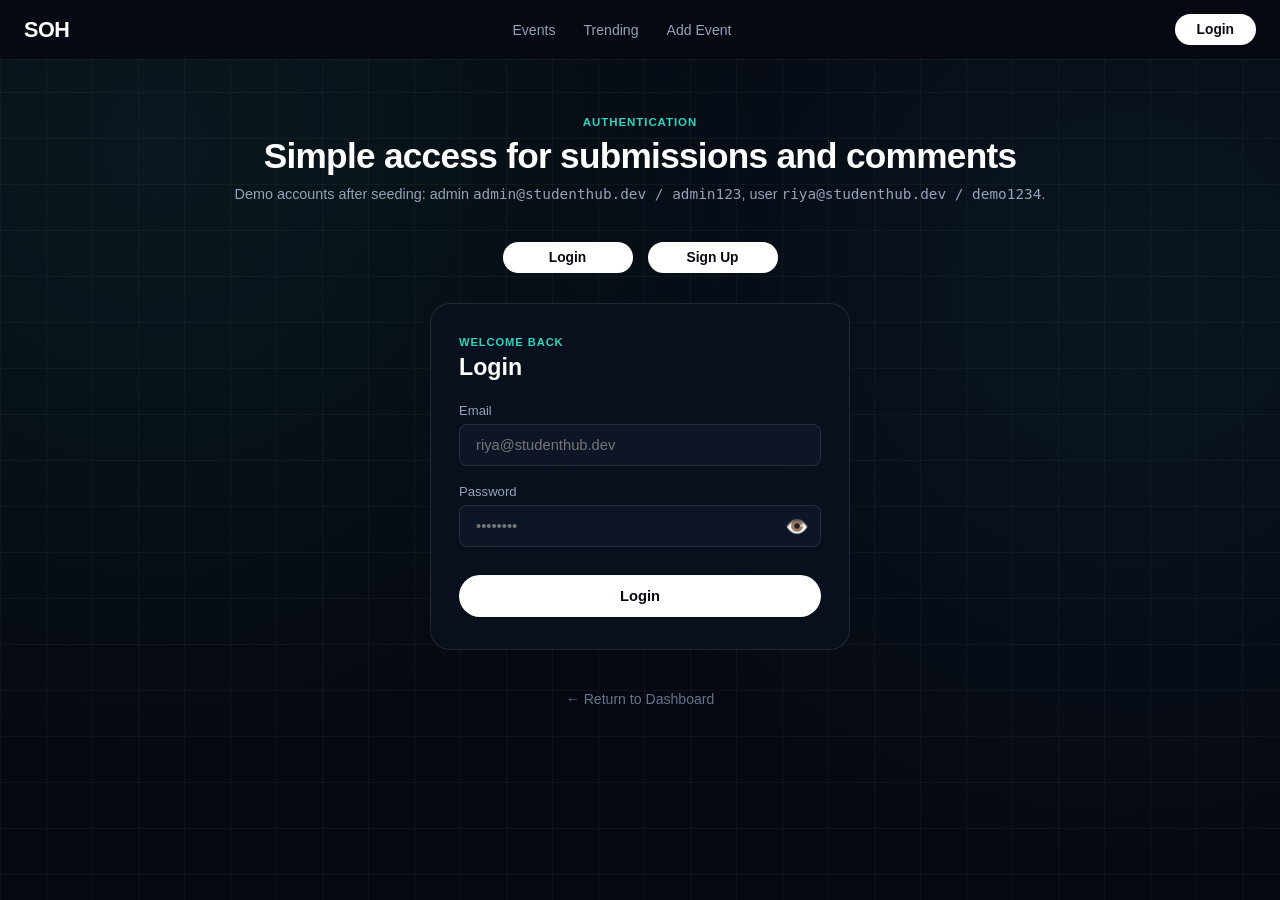
<file: Frontend/login.html>
<!DOCTYPE html>
<html lang="en">
<head>
  <meta charset="UTF-8" />
  <meta name="viewport" content="width=device-width, initial-scale=1.0" />
  <title>Event Aggregator - Authentication</title>
  <link rel="stylesheet" href="./style.css" />
</head>
<body>

  
  <header class="navbar">
    <div class="nav-container">
      <a href="/" class="nav-brand">SOH</a>
      <nav class="nav-menu">
        <a href="/" class="nav-item">Events</a>
        <a href="/" class="nav-item">Trending</a>
        <a href="/" class="nav-item">Add Event</a>

      </nav>
      <div>
        <a href="/login.html" class="btn-white-pill">Login</a>
      </div>
    </div>
  </header>

 
  <div class="auth-page-wrapper">
    <div class="auth-page-header" style="text-align: center;">
      <div class="auth-tag">AUTHENTICATION</div>
      <h1>Simple access for submissions and comments</h1>
      <p>Demo accounts after seeding: admin <code>admin@studenthub.dev / admin123</code>, user <code>riya@studenthub.dev / demo1234</code>.</p>
    </div>

    <div id="alertBox" class="auth-alert" style="max-width: 420px; margin: 0 auto 20px;"></div>


    <div style="display: flex; justify-content: center; gap: 15px; margin-bottom: 30px;">
      <button id="tabLogin" type="button" class="btn-white-pill" onclick="showLogin()" style="width: 130px; justify-content: center;">Login</button>
      <button id="tabSignup" type="button" class="btn-white-pill" onclick="showSignup()" style="width: 130px; justify-content: center;">Sign Up</button>
    </div>

    
    <div style="display: flex; justify-content: center; width: 100%;">
      
      
      <div class="auth-box" id="loginBox" style="width: 100%; max-width: 420px;">
        <div class="auth-box-tag">WELCOME BACK</div>
        <h2>Login</h2>
        <form id="loginForm" onsubmit="handleSignIn(event)">
          <div class="form-group">
            <label for="loginEmail">Email</label>
            <input type="email" id="loginEmail" class="form-input" placeholder="riya@studenthub.dev" required />
          </div>
          <!-- Login Wale Form Ke Liye -->
          <div class="form-group">
            <label for="loginPassword">Password</label>
            <div class="password-wrapper">
              <input type="password" id="loginPassword" class="form-input" placeholder="••••••••" required />
              <button type="button" class="toggle-password" onclick="togglePasswordVisibility('loginPassword', this)">👁️</button>
            </div>
          </div>
          <button type="submit" class="auth-submit-btn">Login</button>
        </form>
      </div>

      
      <div class="auth-box" id="signupBox" style="display: none; width: 100%; max-width: 420px;">
        <div class="auth-box-tag">NEW HERE</div>
        <h2>Create account</h2>
        <form id="signupForm" onsubmit="handleSignUp(event)">
          <div class="form-group">
            <label for="regName">Full name</label>
            <input type="text" id="regName" class="form-input" placeholder="Dev Rastogi" required />
          </div>
          <div class="form-group">
            <label for="regEmail">Email</label>
            <input type="email" id="regEmail" class="form-input" placeholder="dev@example.com" required />
          </div>
          <!-- Sign Up Wale Form Ke Liye -->
          <div class="form-group">
            <label for="regPassword">Password</label>
            <div class="password-wrapper">
              <input type="password" id="regPassword" class="form-input" placeholder="••••••••" minlength="4" required />
              <button type="button" class="toggle-password" onclick="togglePasswordVisibility('regPassword', this)">👁️</button>
            </div>
          </div>
          <button type="submit" class="auth-submit-btn">Create account</button>
        </form>
      </div>
      
    </div>

    <div style="text-align: center; margin-top: 2.5rem;">
      <a href="/" style="color: var(--text-subtle); text-decoration: none; font-size: 0.88rem;">&larr; Return to Dashboard</a>
    </div>
  </div>

  <script>
    
    function showLogin() {
      document.getElementById('loginBox').style.display = 'block';
      document.getElementById('signupBox').style.display = 'none';
      document.getElementById('tabLogin').className = 'btn-white-pill';
      document.getElementById('tabSignup').className = 'btn-ghost-pill';
      document.getElementById('alertBox').style.display = 'none';
    }

    function showSignup(prefillEmail = "") {
      document.getElementById('loginBox').style.display = 'none';
      document.getElementById('signupBox').style.display = 'block';
      document.getElementById('tabLogin').className = 'btn-ghost-pill';
      document.getElementById('tabSignup').className = 'btn-white-pill';
      
      if (prefillEmail) {
        document.getElementById('regEmail').value = prefillEmail;
      }
    }

    function showAlert(msg, type = "error") {
      const box = document.getElementById("alertBox");
      box.className = `auth-alert ${type}`;
      box.textContent = msg;
      box.style.display = 'block';
      window.scrollTo({ top: 0, behavior: "smooth" });
    }

    function handleSignIn(e) {
      e.preventDefault();
      const email = document.getElementById("loginEmail").value.trim().toLowerCase();
      const password = document.getElementById("loginPassword").value;

      const users = JSON.parse(localStorage.getItem("app_registered_users") || "{}");

      
      if (email === "admin@studenthub.dev" && password === "admin123") {
        loginUser("Admin", email);
        return;
      }
      if (email === "riya@studenthub.dev" && password === "demo1234") {
        loginUser("Riya", email);
        return;
      }

      
      if (!users[email]) {
        showAlert("Account not found. Redirecting to Sign up...", "error");
        setTimeout(() => {
          showSignup(email);
        }, 1500);
        return;
      }

      if (users[email].password !== password) {
        showAlert("Invalid email or password. Please try again.");
        return;
      }

      loginUser(users[email].name, email);
    }

    function handleSignUp(e) {
      e.preventDefault();
      const name = document.getElementById("regName").value.trim();
      const email = document.getElementById("regEmail").value.trim().toLowerCase();
      const password = document.getElementById("regPassword").value;

      let users = JSON.parse(localStorage.getItem("app_registered_users") || "{}");

      if (users[email]) {
        showAlert("An account with this email already exists. Redirecting to Login...", "error");
        setTimeout(() => {
          showLogin();
          document.getElementById('loginEmail').value = email;
        }, 1500);
        return;
      }

      users[email] = { name: name, password: password, registeredAt: new Date().toISOString() };
      localStorage.setItem("app_registered_users", JSON.stringify(users));

      loginUser(name, email);
    }

    function loginUser(name, email) {
      localStorage.setItem("user", JSON.stringify({
        name: name,
        email: email,
        isLoggedIn: true,
        loginTime: new Date().toISOString()
      }));

      showAlert("Authentication successful! Redirecting...", "success");
      setTimeout(() => {
        window.location.href = "/";
      }, 600);
    }

    // Password Show/Hide karne ka logic
    function togglePasswordVisibility(inputId, buttonElement) {
      const input = document.getElementById(inputId);
      if (input.type === "password") {
        input.type = "text";
        buttonElement.textContent = "🙈"; // Hide wala icon
      } else {
        input.type = "password";
        buttonElement.textContent = "👁️"; // Show wala icon
      }
    }
  </script>
</body>
</html>
</file>
<file: Frontend/style.css>
:root {
  --bg-canvas: #060911;
  --bg-card: rgba(11, 18, 32, 0.75);
  --bg-card-hover: rgba(16, 26, 46, 0.95);
  --bg-inner: rgba(18, 28, 48, 0.6);
  --bg-input: #0d1526;
  
  --border-subtle: rgba(255, 255, 255, 0.07);
  --border-card: rgba(255, 255, 255, 0.1);
  --border-active: rgba(45, 212, 191, 0.5);
  
  --teal-accent: #2dd4bf;
  --teal-glow: rgba(45, 212, 191, 0.22);
  --cyan-accent: #38bdf8;
  
  --text-white: #ffffff;
  --text-heading: #f8fafc;
  --text-muted: #94a3b8;
  --text-subtle: #64748b;
}

* {
  box-sizing: border-box;
  margin: 0;
  padding: 0;
}

body {
  font-family: -apple-system, BlinkMacSystemFont, "Segoe UI", Roboto, sans-serif;
  background-color: var(--bg-canvas);
 
  background-image: 
    radial-gradient(circle at 12% 16%, rgba(45, 212, 191, 0.08) 0%, transparent 45%),
    radial-gradient(circle at 88% 32%, rgba(56, 189, 248, 0.07) 0%, transparent 45%),
    linear-gradient(rgba(255, 255, 255, 0.035) 1px, transparent 1px),
    linear-gradient(90deg, rgba(255, 255, 255, 0.035) 1px, transparent 1px);
  background-size: 100% 100%, 100% 100%, 46px 46px, 46px 46px;
  color: var(--text-heading);
  min-height: 100vh;
}


.hero, .navbar {
  position: sticky;
  top: 0;
  z-index: 100;
  background: rgba(6, 9, 17, 0.85);
  backdrop-filter: blur(14px);
  border-bottom: 1px solid var(--border-subtle);
  padding: 14px 24px;
}

.hero-inner, .nav-container {
  max-width: 1260px;
  margin: 0 auto;
  display: flex;
  align-items: center;
  justify-content: space-between;
}

.nav-brand {
  font-size: 1.35rem;
  font-weight: 800;
  letter-spacing: -0.5px;
  color: var(--text-white);
  text-decoration: none;
}

.nav-menu {
  display: flex;
  align-items: center;
  gap: 28px;
}

.nav-item {
  color: var(--text-muted);
  text-decoration: none;
  font-size: 0.88rem;
  font-weight: 500;
  transition: color 0.2s;
  padding: 4px 0;
  position: relative;
}

.nav-item:hover {
  color: var(--text-white);
}

.nav-item.active {
  color: var(--text-white);
  font-weight: 600;
}

.nav-item.active::after {
  content: "";
  position: absolute;
  bottom: -4px;
  left: 0;
  width: 100%;
  height: 2px;
  background: var(--teal-accent);
  box-shadow: 0 0 10px var(--teal-accent);
}


.btn-white-pill {
  background: #ffffff;
  color: #060911;
  text-decoration: none;
  font-size: 0.86rem;
  font-weight: 600;
  padding: 8px 22px;
  border-radius: 9999px;
  border: none;
  cursor: pointer;
  display: inline-flex;
  align-items: center;
  gap: 6px;
  transition: all 0.2s ease;
}

.btn-white-pill:hover {
  background: #e2e8f0;
  box-shadow: 0 0 18px rgba(255, 255, 255, 0.4);
  transform: translateY(-1px);
}

.btn-ghost-pill {
  background: rgba(255, 255, 255, 0.04);
  color: var(--text-heading);
  border: 1px solid var(--border-card);
  border-radius: 9999px;
  padding: 8px 20px;
  font-size: 0.86rem;
  font-weight: 600;
  cursor: pointer;
  transition: all 0.2s ease;
}

.btn-ghost-pill:hover {
  background: rgba(255, 255, 255, 0.08);
  border-color: rgba(255, 255, 255, 0.25);
}


.btn {
  border: 1px solid transparent;
  border-radius: 9999px;
  padding: 8px 18px;
  font-size: 0.86rem;
  font-weight: 600;
  cursor: pointer;
  transition: all 0.2s ease;
}
.btn-primary {
  background: #ffffff;
  color: #060911;
}
.btn-primary:hover {
  background: #e2e8f0;
  box-shadow: 0 0 16px rgba(255, 255, 255, 0.35);
}
.btn-ghost {
  background: rgba(255, 255, 255, 0.04);
  color: var(--text-heading);
  border: 1px solid var(--border-card);
}
.btn-ghost:hover {
  background: rgba(255, 255, 255, 0.08);
}
.btn:disabled { opacity: 0.55; cursor: not-allowed; }


.hero-wrapper {
  max-width: 1260px;
  margin: 3.2rem auto 2.5rem;
  padding: 0 24px;
  display: grid;
  grid-template-columns: 1.35fr 1fr;
  gap: 48px;
  align-items: start;
}

.soh-badge {
  display: inline-flex;
  align-items: center;
  gap: 6px;
  border: 1px solid rgba(45, 212, 191, 0.35);
  background: rgba(45, 212, 191, 0.08);
  color: var(--teal-accent);
  border-radius: 9999px;
  font-size: 0.72rem;
  font-weight: 700;
  letter-spacing: 0.08em;
  padding: 5px 14px;
  margin-bottom: 1.25rem;
  text-transform: uppercase;
}

.hero-title {
  font-size: 2.75rem;
  font-weight: 800;
  letter-spacing: -0.03em;
  line-height: 1.18;
  color: var(--text-white);
  margin-bottom: 1.2rem;
}

.hero-desc {
  font-size: 0.95rem;
  line-height: 1.6;
  color: var(--text-muted);
  margin-bottom: 1.75rem;
  max-width: 580px;
}

.hero-actions {
  display: flex;
  align-items: center;
  gap: 12px;
  margin-bottom: 2.5rem;
}


.stats {
  display: flex;
  gap: 14px;
  flex-wrap: wrap;
}

.stat-card {
  background: var(--bg-card);
  border: 1px solid var(--border-card);
  border-radius: 14px;
  padding: 16px 20px;
  min-width: 125px;
  backdrop-filter: blur(8px);
}

.stat-value {
  font-size: 1.75rem;
  font-weight: 800;
  color: var(--text-white);
  line-height: 1.1;
  display: block;
}

.stat-label {
  font-size: 0.74rem;
  color: var(--text-subtle);
  margin-top: 4px;
  display: block;
  text-transform: capitalize;
}


.trending-engine-card {
  background: var(--bg-card);
  border: 1px solid var(--border-card);
  border-radius: 20px;
  padding: 24px;
  backdrop-filter: blur(12px);
}

.trending-header {
  display: flex;
  align-items: center;
  justify-content: space-between;
  margin-bottom: 18px;
}

.trending-header span {
  font-size: 0.72rem;
  font-weight: 800;
  letter-spacing: 0.08em;
  color: var(--cyan-accent);
  text-transform: uppercase;
}

.trending-item {
  background: var(--bg-inner);
  border: 1px solid var(--border-subtle);
  border-radius: 12px;
  padding: 14px 16px;
  margin-bottom: 12px;
  transition: border-color 0.2s ease;
}

.trending-item:hover {
  border-color: var(--border-active);
}

.trending-item-meta {
  display: flex;
  justify-content: space-between;
  font-size: 0.68rem;
  font-weight: 700;
  letter-spacing: 0.06em;
  color: var(--text-subtle);
  text-transform: uppercase;
  margin-bottom: 6px;
}

.trending-item-title {
  font-size: 0.95rem;
  font-weight: 700;
  color: var(--text-white);
  margin-bottom: 4px;
}

.trending-item-sub {
  font-size: 0.78rem;
  color: var(--text-muted);
}


.container {
  max-width: 1260px;
  margin: 3rem auto 0;
  padding: 0 24px 80px;
}

.section-label {
  font-size: 0.72rem;
  font-weight: 800;
  letter-spacing: 0.08em;
  color: var(--teal-accent);
  text-transform: uppercase;
  margin-bottom: 6px;
}

.section-title-bar {
  display: flex;
  align-items: center;
  justify-content: space-between;
  margin-bottom: 24px;
}

.section-heading {
  font-size: 1.55rem;
  font-weight: 800;
  color: var(--text-white);
  letter-spacing: -0.02em;
}

.filters {
  display: flex;
  flex-wrap: wrap;
  gap: 12px;
  margin-bottom: 26px;
  align-items: center;
}

.filters input,
.filters select {
  background: var(--bg-card);
  border: 1px solid var(--border-card);
  color: var(--text-heading);
  border-radius: 10px;
  padding: 10px 14px;
  font-size: 0.88rem;
  outline: none;
  transition: border-color 0.2s;
}

.filters input[type="search"] {
  flex: 1 1 260px;
}

.filters input:focus,
.filters select:focus {
  border-color: var(--teal-accent);
}

.checkbox {
  display: flex;
  align-items: center;
  gap: 8px;
  font-size: 0.85rem;
  color: var(--text-muted);
  cursor: pointer;
}


.grid {
  display: grid;
  grid-template-columns: repeat(auto-fill, minmax(340px, 1fr));
  gap: 22px;
}

.card {
  background: var(--bg-card);
  border: 1px solid var(--border-card);
  border-radius: 16px;
  padding: 22px;
  display: flex;
  flex-direction: column;
  backdrop-filter: blur(10px);
  position: relative;
  cursor: pointer;
  overflow: hidden;
  

  transition: transform 0.32s cubic-bezier(0.16, 1, 0.3, 1),
              box-shadow 0.32s cubic-bezier(0.16, 1, 0.3, 1),
              border-color 0.32s ease,
              background 0.32s ease;
  z-index: 1;
}

.card:hover {
  
  transform: translateY(-8px) scale(1.08);
  z-index: 10;
  background: var(--bg-card-hover);
  border-color: var(--border-active);
  box-shadow: 0 30px 60px -12px rgba(0, 0, 0, 0.9),
              0 0 30px var(--teal-glow);
              
  
  transition-delay: 0.4s; 
}

.card-head {
  display: flex;
  justify-content: space-between;
  align-items: flex-start;
  margin-bottom: 12px;
}

.pill {
  border: 1px solid rgba(45, 212, 191, 0.35);
  background: rgba(45, 212, 191, 0.1);
  color: var(--teal-accent);
  border-radius: 9999px;
  padding: 3px 10px;
  font-size: 0.68rem;
  font-weight: 700;
  letter-spacing: 0.05em;
  text-transform: uppercase;
}

.pill.source {
  border-color: rgba(56, 189, 248, 0.35);
  background: rgba(56, 189, 248, 0.1);
  color: var(--cyan-accent);
}

.card h3 {
  font-size: 1.15rem;
  font-weight: 700;
  line-height: 1.35;
  margin-bottom: 8px;
}

.card h3 a {
  color: var(--text-white);
  text-decoration: none;
}

.card h3 a:hover {
  color: var(--teal-accent);
}

.card p.desc {
  color: var(--text-muted);
  font-size: 0.86rem;
  line-height: 1.55;
  margin-bottom: 16px;
}

.meta {
  display: flex;
  flex-wrap: wrap;
  gap: 8px;
  margin-bottom: 16px;
}

.card-foot {
  margin-top: auto;
  display: flex;
  justify-content: space-between;
  align-items: center;
  font-size: 0.8rem;
  color: var(--text-subtle);
  border-top: 1px solid var(--border-subtle);
  padding-top: 14px;
}

.urgent { color: #f87171; font-weight: 600; }
.ok { color: #4ade80; }

.empty { text-align: center; color: var(--text-muted); padding: 60px 20px; }
.hidden { display: none !important; }


.auth-page-wrapper {
  max-width: 1040px;
  margin: 3.5rem auto 4rem;
  padding: 0 24px;
}

.auth-page-header {
  margin-bottom: 2.5rem;
}

.auth-page-header .auth-tag {
  font-size: 0.72rem;
  font-weight: 800;
  letter-spacing: 0.08em;
  color: var(--teal-accent);
  text-transform: uppercase;
  margin-bottom: 8px;
}

.auth-page-header h1 {
  font-size: 2.2rem;
  font-weight: 800;
  color: var(--text-white);
  letter-spacing: -0.02em;
  margin-bottom: 10px;
}

.auth-page-header p {
  color: var(--text-muted);
  font-size: 0.9rem;
}

.auth-grid {
  display: grid;
  grid-template-columns: 1fr 1fr;
  gap: 28px;
}

.auth-box {
  background: var(--bg-card);
  border: 1px solid var(--border-card);
  border-radius: 20px;
  padding: 32px 28px;
  backdrop-filter: blur(12px);
}

.auth-box-tag {
  font-size: 0.7rem;
  font-weight: 800;
  letter-spacing: 0.08em;
  color: var(--teal-accent);
  text-transform: uppercase;
  margin-bottom: 6px;
}

.auth-box h2 {
  font-size: 1.45rem;
  font-weight: 700;
  color: var(--text-white);
  margin-bottom: 22px;
}

.form-group {
  margin-bottom: 1.15rem;
}

.form-group label {
  display: block;
  font-size: 0.82rem;
  color: var(--text-muted);
  margin-bottom: 6px;
}

.form-input {
  width: 100%;
  padding: 0.75rem 1rem;
  background: var(--bg-input);
  border: 1px solid var(--border-card);
  border-radius: 8px;
  color: var(--text-white);
  font-size: 0.92rem;
  outline: none;
  transition: border-color 0.2s;
}

.form-input:focus {
  border-color: var(--teal-accent);
}

.auth-submit-btn {
  width: 100%;
  padding: 0.8rem;
  background: #ffffff;
  color: #060911;
  border: none;
  border-radius: 9999px;
  font-size: 0.92rem;
  font-weight: 700;
  cursor: pointer;
  margin-top: 0.6rem;
  transition: all 0.2s;
}

.auth-submit-btn:hover {
  background: #e2e8f0;
  box-shadow: 0 0 16px rgba(255, 255, 255, 0.4);
}


.auth-alert {
  display: none;
  padding: 0.75rem 1rem;
  border-radius: 8px;
  font-size: 0.85rem;
  margin-bottom: 1.25rem;
  text-align: center;
}
.auth-alert.error {
  background: rgba(239, 68, 68, 0.15);
  color: #fca5a5;
  border: 1px solid rgba(239, 68, 68, 0.35);
  display: block;
}
.auth-alert.success {
  background: rgba(34, 197, 94, 0.15);
  color: #86efac;
  border: 1px solid rgba(34, 197, 94, 0.35);
  display: block;
}

/* ---------- Modal & Toast ---------- */
.modal-backdrop {
  position: fixed;
  inset: 0;
  background: rgba(6, 9, 17, 0.85);
  backdrop-filter: blur(10px);
  display: flex;
  align-items: center;
  justify-content: center;
  padding: 20px;
  z-index: 200;
}

.modal {
  background: #0b1220;
  border: 1px solid var(--border-card);
  border-radius: 20px;
  padding: 28px;
  width: 100%;
  max-width: 600px;
  max-height: 90vh;
  overflow-y: auto;
}

.modal h2 { margin-bottom: 16px; font-size: 1.3rem; color: var(--text-white); }
.modal form { display: flex; flex-direction: column; gap: 14px; }
.modal label { display: flex; flex-direction: column; gap: 6px; font-size: 0.82rem; color: var(--text-muted); flex: 1; }
.modal input, .modal textarea, .modal select {
  background: var(--bg-input);
  border: 1px solid var(--border-card);
  border-radius: 8px;
  padding: 10px 12px;
  color: var(--text-white);
  font-size: 0.9rem;
  outline: none;
}
.modal input:focus, .modal textarea:focus, .modal select:focus { border-color: var(--teal-accent); }
.row { display: flex; gap: 12px; flex-wrap: wrap; }
.modal-actions { display: flex; justify-content: flex-end; gap: 10px; margin-top: 8px; }

.toast {
  position: fixed;
  bottom: 26px;
  left: 50%;
  transform: translateX(-50%);
  background: #0f172a;
  border: 1px solid var(--border-card);
  color: var(--text-white);
  padding: 12px 24px;
  border-radius: 9999px;
  font-size: 0.88rem;
  box-shadow: 0 12px 32px rgba(0, 0, 0, 0.6);
  z-index: 300;
}
.toast.success { border-color: #22c55e; }
.toast.error { border-color: #ef4444; }

@media (max-width: 900px) {
  .hero-wrapper { grid-template-columns: 1fr; gap: 32px; }
  .auth-grid { grid-template-columns: 1fr; }
  .nav-menu { display: none; }
}  
@media (max-width: 620px) {
  .hero-inner { flex-direction: column; align-items: flex-start; }
  .filters { flex-direction: column; align-items: stretch; }
}
/* ---------- Bookmark Button ---------- */
.bookmark-btn {
  background: transparent;
  border: none;
  color: var(--text--muted);
  font-size: 1.5rem;
  cursor: pointer;
  transition: all 0.2s;
  padding-top: 2px;
}
.bookmark-btn:hover {
  transform: scale(1.15);
  color: #fbbf24; 
}
.bookmark-btn.active {
  color: #f59e0b; 
}
/* ---------- Date Picker ---------- */
.filters input[type="date"] {
  background: var(--bg-card);
  border: 1px solid rgba(255, 255, 255, 0.1); 
  color: #ffffff; 
  border-radius: 10px;
  padding: 10px 14px;
  font-size: 0.88rem;
  outline: none;
  cursor: pointer;
  font-family: inherit;
}

.filters input[type="date"]:focus {
  border-color: var(--teal-accent);
}


.filters input[type="date"]::-webkit-calendar-picker-indicator {
  filter: invert(0.8);
  cursor: pointer;
}
.card-image {
  display: block;
  width: calc(100% + 50px); 
  max-width: none;
  height: 160px;
  object-fit: cover;
  margin: -24px -24px 16px -24px;
  border-bottom: 1px solid var(--border);
}
/* ---------- AI Chatbot (Fixed Theme) ---------- */


.chat-toggle-btn {
  position: fixed !important;
  bottom: 30px !important;
  right: 30px !important;
  width: 65px;
  height: 65px;
  border-radius: 50%;
  background: rgb(19, 34, 38); 
  color: #060911;
  border: 1px solid rgba(255,255,255,0.1);
  font-size: 2.2rem;
  cursor: pointer;
  box-shadow: 0 4px 20px var(--teal-glow);
  z-index: 9999 !important;
  display: flex;
  align-items: center;
  justify-content: center;
  transition: transform 0.2s ease;
}
.chat-toggle-btn:hover {
  transform: scale(1.1);
}


.chat-widget {
  position: fixed !important;
  bottom: 110px !important;
  right: 30px !important;
  width: 380px !important;
  height: 500px !important;
  
  
  background: rgba(11, 18, 32, 0.40); 
  backdrop-filter: blur(32px);
  -webkit-backdrop-filter: blur(32px); 
  
  border: 1px solid rgba(255, 255, 255, 0.1);
  border-radius: 16px;
  display: flex;
  flex-direction: column;
  box-shadow: 0 10px 40px rgba(0,0,0,0.8);
  z-index: 9999 !important;
  overflow: hidden;
  transition: opacity 0.3s ease, transform 0.3s ease;
}
.chat-widget.hidden { display: none !important; }

.chat-header {
  background: transparent; 
  padding: 16px;
  font-size: 1.1rem;
  display: flex;
  justify-content: space-between;
  align-items: center;
  border-bottom: 1px solid rgba(255, 255, 255, 0.1);
  font-weight: bold;
  color: var(--text-white);
}
.chat-header button { border: none; background: none; cursor: pointer; color: #ff4d4d; }

.chat-body {
  flex: 1;
  padding: 16px;
  overflow-y: auto;
  display: flex;
  flex-direction: column;
  gap: 12px;
  font-size: 0.95rem;
}
.bot-msg, .user-msg {
  padding: 10px 14px;
  border-radius: 12px;
  max-width: 85%;
  line-height: 1.4;
}

.bot-msg { background: rgba(255, 255, 255, 0.08); align-self: flex-start; color: var(--text-heading); }
.user-msg { background: var(--teal-accent); color: #060911; font-weight: 500; align-self: flex-end; }

.chat-footer {
  display: flex;
  padding: 12px;
  border-top: 1px solid rgba(255, 255, 255, 0.1);
  background: transparent; 
}
.chat-footer input {
  flex: 1;
  padding: 12px;
  border: 1px solid var(--border-card);
  border-radius: 8px;
  background: #060911;
  color: var(--text-white);
  font-size: 0.95rem;
  outline: none;
}
.chat-footer button {
  background: var(--teal-accent);
  border: none;
  color: #060911;
  padding: 10px 16px;
  margin-left: 8px;
  border-radius: 8px;
  cursor: pointer;
  font-weight: bold;
}

.delete-btn {
  background: transparent !important; 
  border: none;
  cursor: pointer;
  font-size: 1.1rem;
  padding: 4px;
  transition: transform 0.2s;
}

.delete-btn:hover {
  transform: scale(1.2); 
}


.custom-modal-overlay {
  position: fixed;
  top: 0;
  left: 0;
  width: 100%;
  height: 100%;
  background: rgba(11, 18, 32, 0.7);
  backdrop-filter: blur(8px);
  display: flex;
  align-items: center;
  justify-content: center;
  z-index: 10000;
}

.custom-modal {
  background: var(--bg-card);
  border: 1px solid rgba(255, 255, 255, 0.1);
  border-radius: 16px;
  padding: 24px;
  width: 90%;
  max-width: 320px;
  text-align: center;
  box-shadow: 0 20px 40px rgba(0, 0, 0, 0.8);
}

.custom-modal h3 {
  margin-top: 0;
  color: #ffffff;
  font-size: 1.3rem;
  margin-bottom: 8px;
}

.custom-modal p {
  color: var(--text-subtle);
  font-size: 0.95rem;
  margin-bottom: 24px;
}

.modal-actions {
  display: flex;
  justify-content: center;
  gap: 12px;
}
/* Password Visibility Toggle */
.password-wrapper {
  position: relative;
  display: flex;
  align-items: center;
}

.password-wrapper input {
  width: 100%;
  padding-right: 40px !important; /* Eye icon ke liye space chhodne ke liye */
}

.toggle-password {
  position: absolute;
  right: 12px;
  background: transparent;
  border: none;
  color: var(--text-subtle);
  cursor: pointer;
  font-size: 1.2rem;
  padding: 0;
  outline: none;
  transition: transform 0.2s;
}

.toggle-password:hover {
  transform: scale(1.1); /* Hover karne par halka sa bada hoga */
}
</file>
